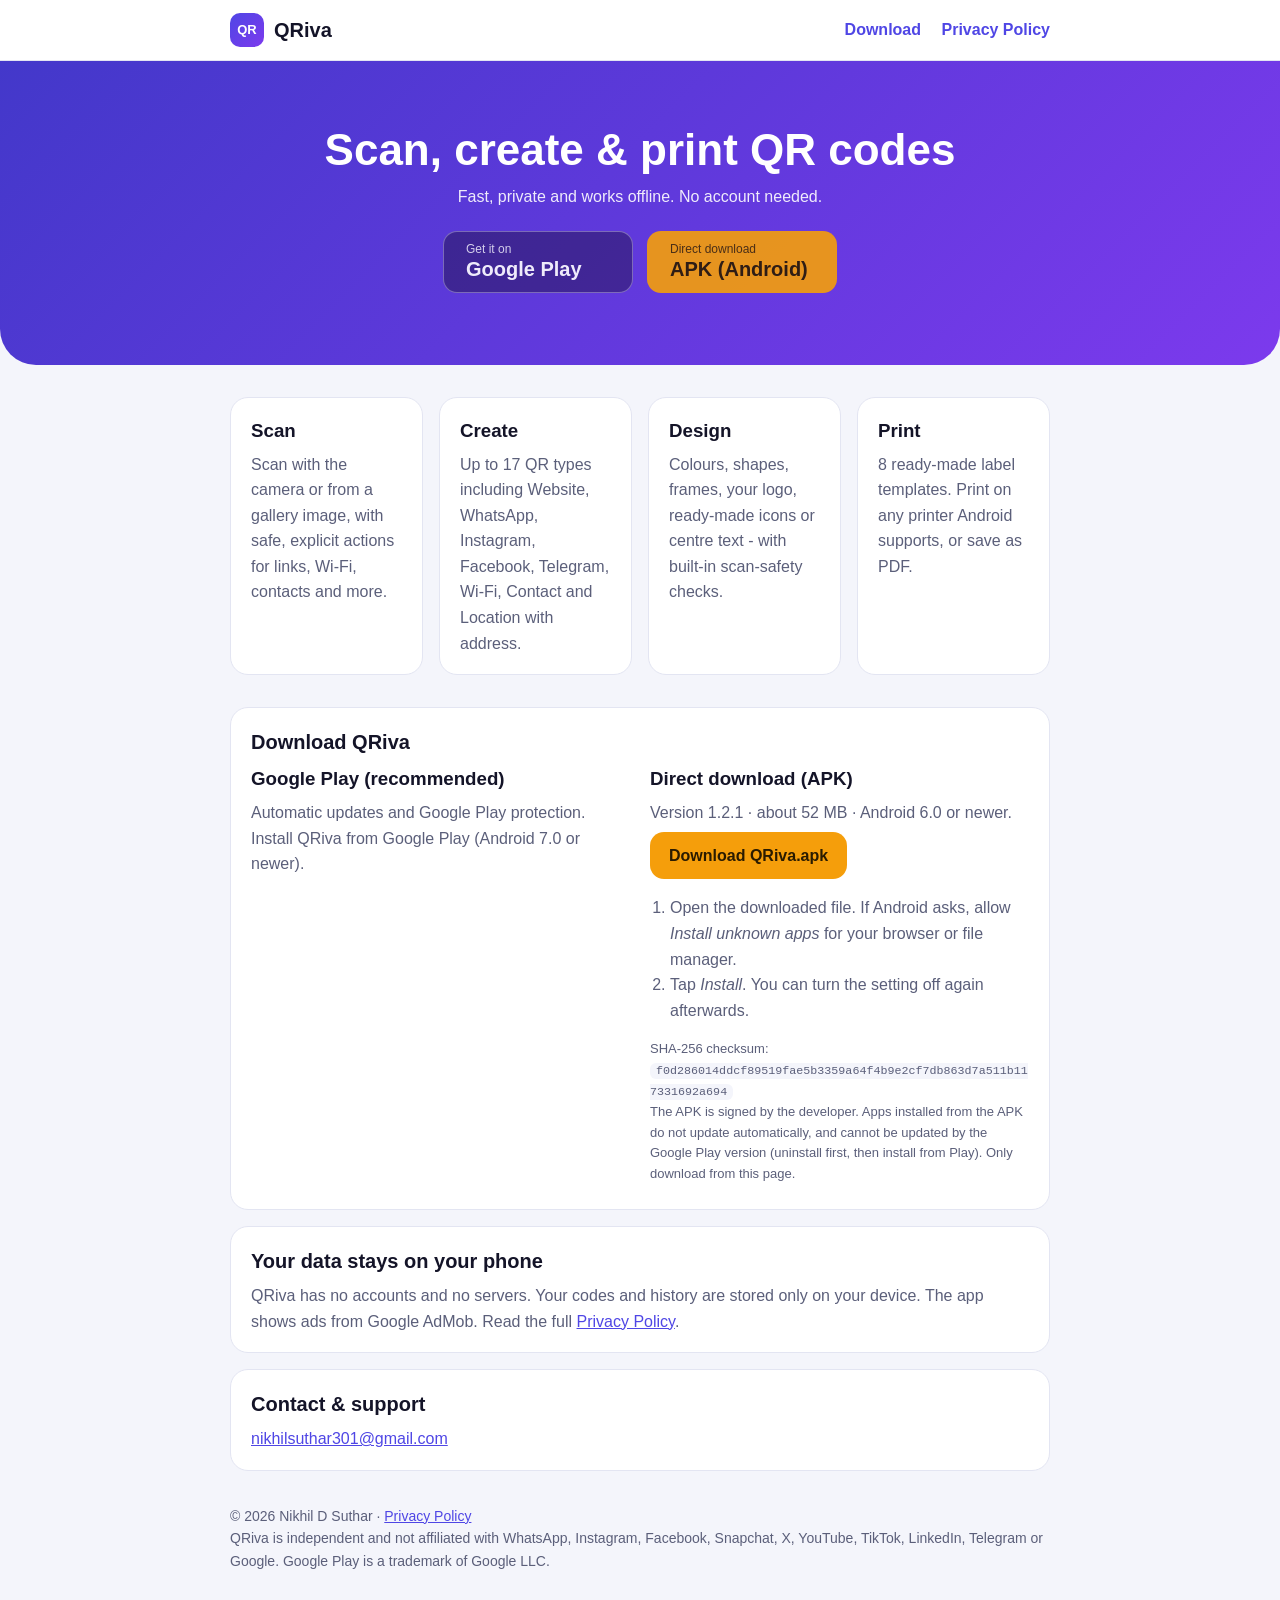
<file: index.html>
<!DOCTYPE html>
<html lang="en">
<head>
<meta charset="utf-8">
<meta name="viewport" content="width=device-width, initial-scale=1">
<title>QRiva - Scan, create and print QR codes</title>
<meta name="description" content="QRiva is a fast, private QR code scanner, creator and label printer for Android. Works offline. Download from Google Play or as an APK.">
<link rel="stylesheet" href="style.css">
</head>
<body>
<header class="top">
  <div class="wrap">
    <a class="brand" href="index.html"><span class="logo">QR</span> QRiva</a>
    <nav><a href="#download">Download</a> <a href="privacy-policy.html">Privacy Policy</a></nav>
  </div>
</header>

<section class="hero">
  <div class="wrap">
    <h1>Scan, create &amp; print QR codes</h1>
    <p>Fast, private and works offline. No account needed.</p>
    <p class="cta">
      <!-- GOOGLE PLAY BUTTON: after the app is live, remove the "disabled" class and
           the aria-disabled attribute, and keep the href below. -->
      <a class="btn play"
         href="https://play.google.com/store/apps/details?id=com.nikhilsuthar.qriva">
        <span class="small">Get it on</span><span class="big">Google Play</span>
      </a>
      <a class="btn apk" href="https://github.com/Nikilsuthar/qriva-privacy/releases/latest/download/QRiva.apk">
        <span class="small">Direct download</span><span class="big">APK (Android)</span>
      </a>
    </p>
  </div>
</section>

<main class="wrap">
  <section class="grid">
    <article><h3>Scan</h3><p>Scan with the camera or from a gallery image, with safe, explicit actions for links, Wi-Fi, contacts and more.</p></article>
    <article><h3>Create</h3><p>Up to 17 QR types including Website, WhatsApp, Instagram, Facebook, Telegram, Wi-Fi, Contact and Location with address.</p></article>
    <article><h3>Design</h3><p>Colours, shapes, frames, your logo, ready-made icons or centre text - with built-in scan-safety checks.</p></article>
    <article><h3>Print</h3><p>8 ready-made label templates. Print on any printer Android supports, or save as PDF.</p></article>
  </section>

  <section class="note" id="download">
    <h2>Download QRiva</h2>
    <div class="dl">
      <div>
        <h3>Google Play (recommended)</h3>
        <p>Automatic updates and Google Play protection. Install QRiva from Google Play (Android 7.0 or newer).</p>
      </div>
      <div>
        <h3>Direct download (APK)</h3>
        <p>Version 1.2.1 &middot; about 52 MB &middot; Android 6.0 or newer.</p>
        <p><a class="btn apk small-btn" href="https://github.com/Nikilsuthar/qriva-privacy/releases/latest/download/QRiva.apk">Download QRiva.apk</a></p>
        <ol>
          <li>Open the downloaded file. If Android asks, allow <em>Install unknown apps</em> for your browser or file manager.</li>
          <li>Tap <em>Install</em>. You can turn the setting off again afterwards.</li>
        </ol>
        <p class="fine">SHA-256 checksum: <code>f0d286014ddcf89519fae5b3359a64f4b9e2cf7db863d7a511b117331692a694</code><br>
        The APK is signed by the developer. Apps installed from the APK do not update automatically, and cannot be updated
        by the Google Play version (uninstall first, then install from Play). Only download from this page.</p>
      </div>
    </div>
  </section>

  <section class="note">
    <h2>Your data stays on your phone</h2>
    <p>QRiva has no accounts and no servers. Your codes and history are stored only on your device. The app shows ads from Google AdMob.
    Read the full <a href="privacy-policy.html">Privacy Policy</a>.</p>
  </section>

  <section class="note">
    <h2>Contact &amp; support</h2>
    <p><a href="mailto:nikhilsuthar301@gmail.com">nikhilsuthar301@gmail.com</a></p>
  </section>
</main>

<footer class="foot"><div class="wrap">&copy; 2026 Nikhil D Suthar &middot; <a href="privacy-policy.html">Privacy Policy</a><br>QRiva is independent and not affiliated with WhatsApp, Instagram, Facebook, Snapchat, X, YouTube, TikTok, LinkedIn, Telegram or Google. Google Play is a trademark of Google LLC.</div></footer>
</body>
</html>
</file>
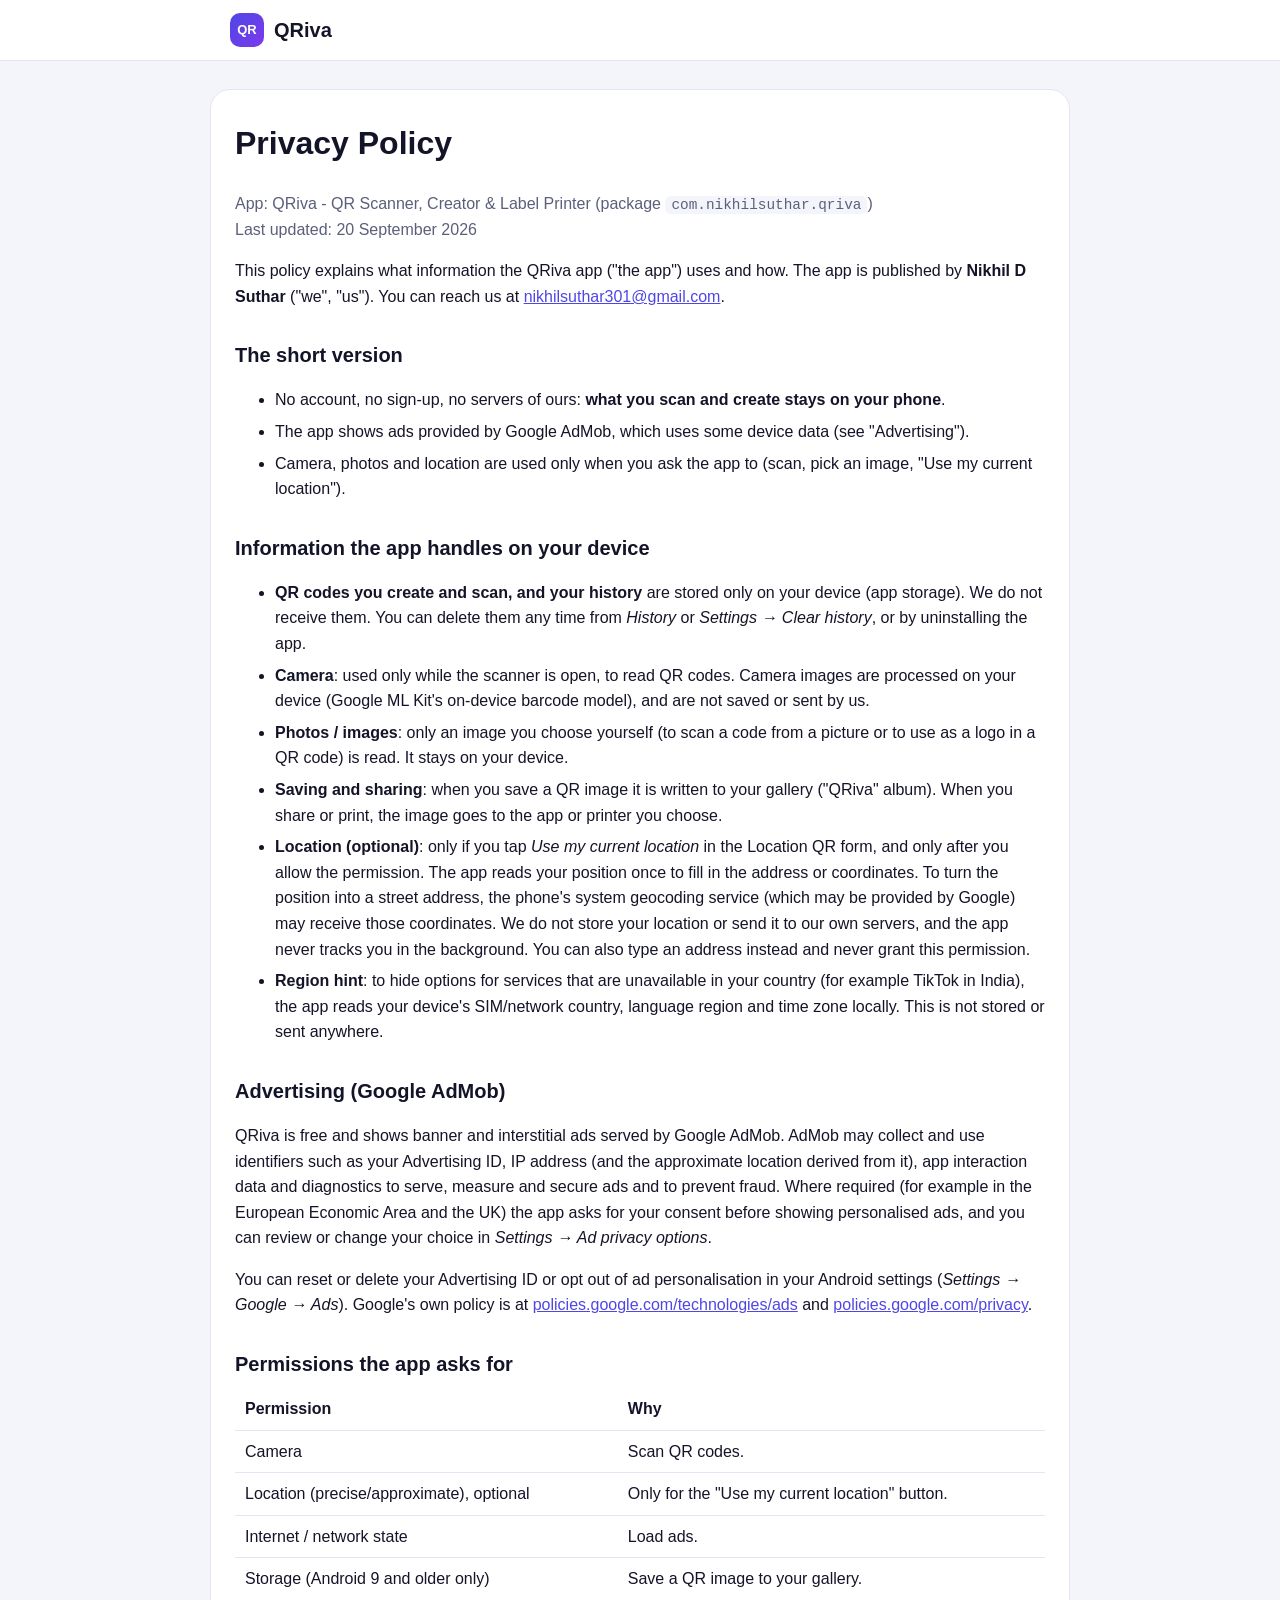
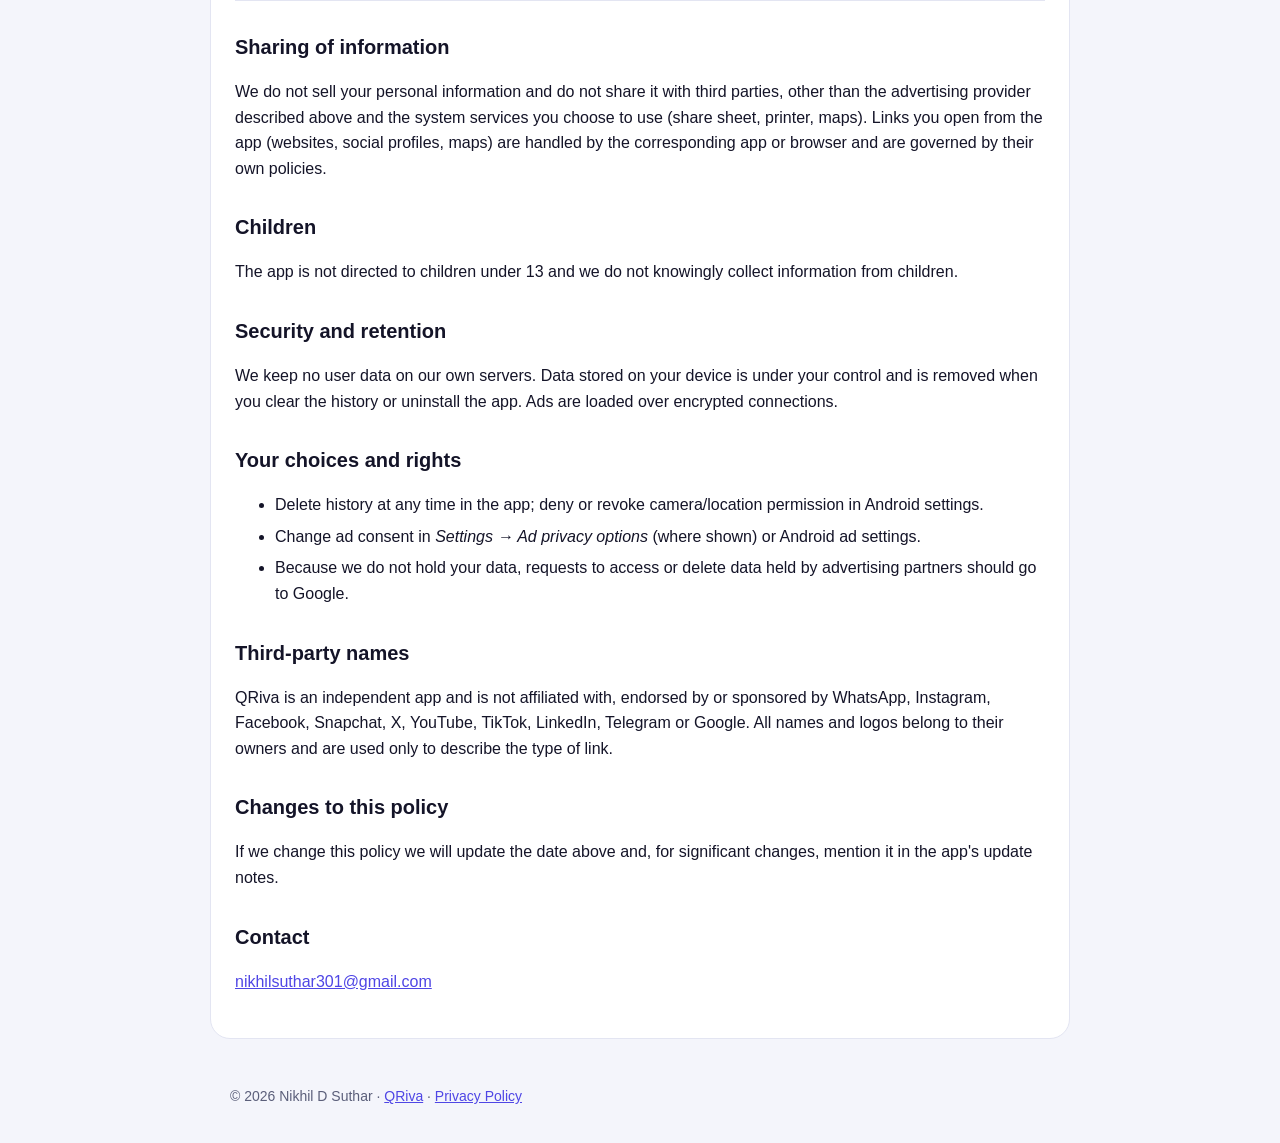
<file: privacy-policy.html>
<!DOCTYPE html>
<html lang="en">
<head>
<meta charset="utf-8">
<meta name="viewport" content="width=device-width, initial-scale=1">
<title>QRiva Privacy Policy</title>
<meta name="description" content="Privacy policy for the QRiva QR code scanner, creator and label printer Android app.">
<link rel="stylesheet" href="style.css">
</head>
<body>
<header class="top">
  <div class="wrap">
    <a class="brand" href="index.html"><span class="logo">QR</span> QRiva</a>
  </div>
</header>

<main class="wrap doc">
  <h1>Privacy Policy</h1>
  <p class="meta">App: QRiva - QR Scanner, Creator &amp; Label Printer (package <code>com.nikhilsuthar.qriva</code>)<br>
  Last updated: 20 September 2026</p>

  <p>This policy explains what information the QRiva app ("the app") uses and how. The app is
  published by <strong>Nikhil D Suthar</strong> ("we", "us"). You can reach us at
  <a href="mailto:nikhilsuthar301@gmail.com">nikhilsuthar301@gmail.com</a>.</p>

  <h2>The short version</h2>
  <ul>
    <li>No account, no sign-up, no servers of ours: <strong>what you scan and create stays on your phone</strong>.</li>
    <li>The app shows ads provided by Google AdMob, which uses some device data (see "Advertising").</li>
    <li>Camera, photos and location are used only when you ask the app to (scan, pick an image, "Use my current location").</li>
  </ul>

  <h2>Information the app handles on your device</h2>
  <ul>
    <li><strong>QR codes you create and scan, and your history</strong> are stored only on your device (app storage). We do not receive them. You can delete them any time from <em>History</em> or <em>Settings &rarr; Clear history</em>, or by uninstalling the app.</li>
    <li><strong>Camera</strong>: used only while the scanner is open, to read QR codes. Camera images are processed on your device (Google ML Kit's on-device barcode model), and are not saved or sent by us.</li>
    <li><strong>Photos / images</strong>: only an image you choose yourself (to scan a code from a picture or to use as a logo in a QR code) is read. It stays on your device.</li>
    <li><strong>Saving and sharing</strong>: when you save a QR image it is written to your gallery ("QRiva" album). When you share or print, the image goes to the app or printer you choose.</li>
    <li><strong>Location (optional)</strong>: only if you tap <em>Use my current location</em> in the Location QR form, and only after you allow the permission. The app reads your position once to fill in the address or coordinates. To turn the position into a street address, the phone's system geocoding service (which may be provided by Google) may receive those coordinates. We do not store your location or send it to our own servers, and the app never tracks you in the background. You can also type an address instead and never grant this permission.</li>
    <li><strong>Region hint</strong>: to hide options for services that are unavailable in your country (for example TikTok in India), the app reads your device's SIM/network country, language region and time zone locally. This is not stored or sent anywhere.</li>
  </ul>

  <h2>Advertising (Google AdMob)</h2>
  <p>QRiva is free and shows banner and interstitial ads served by Google AdMob. AdMob may collect and use
  identifiers such as your Advertising ID, IP address (and the approximate location derived from it),
  app interaction data and diagnostics to serve, measure and secure ads and to prevent fraud. Where required
  (for example in the European Economic Area and the UK) the app asks for your consent before showing personalised ads,
  and you can review or change your choice in <em>Settings &rarr; Ad privacy options</em>.</p>
  <p>You can reset or delete your Advertising ID or opt out of ad personalisation in your Android settings
  (<em>Settings &rarr; Google &rarr; Ads</em>). Google's own policy is at
  <a href="https://policies.google.com/technologies/ads" rel="noopener">policies.google.com/technologies/ads</a> and
  <a href="https://policies.google.com/privacy" rel="noopener">policies.google.com/privacy</a>.</p>

  <h2>Permissions the app asks for</h2>
  <table>
    <tr><th>Permission</th><th>Why</th></tr>
    <tr><td>Camera</td><td>Scan QR codes.</td></tr>
    <tr><td>Location (precise/approximate), optional</td><td>Only for the "Use my current location" button.</td></tr>
    <tr><td>Internet / network state</td><td>Load ads.</td></tr>
    <tr><td>Storage (Android 9 and older only)</td><td>Save a QR image to your gallery.</td></tr>
  </table>

  <h2>Sharing of information</h2>
  <p>We do not sell your personal information and do not share it with third parties, other than the
  advertising provider described above and the system services you choose to use (share sheet, printer, maps).
  Links you open from the app (websites, social profiles, maps) are handled by the corresponding app or browser
  and are governed by their own policies.</p>

  <h2>Children</h2>
  <p>The app is not directed to children under 13 and we do not knowingly collect information from children.</p>

  <h2>Security and retention</h2>
  <p>We keep no user data on our own servers. Data stored on your device is under your control and is removed
  when you clear the history or uninstall the app. Ads are loaded over encrypted connections.</p>

  <h2>Your choices and rights</h2>
  <ul>
    <li>Delete history at any time in the app; deny or revoke camera/location permission in Android settings.</li>
    <li>Change ad consent in <em>Settings &rarr; Ad privacy options</em> (where shown) or Android ad settings.</li>
    <li>Because we do not hold your data, requests to access or delete data held by advertising partners should go to Google.</li>
  </ul>

  <h2>Third-party names</h2>
  <p>QRiva is an independent app and is not affiliated with, endorsed by or sponsored by WhatsApp, Instagram,
  Facebook, Snapchat, X, YouTube, TikTok, LinkedIn, Telegram or Google. All names and logos belong to their owners
  and are used only to describe the type of link.</p>

  <h2>Changes to this policy</h2>
  <p>If we change this policy we will update the date above and, for significant changes, mention it in the app's update notes.</p>

  <h2>Contact</h2>
  <p><a href="mailto:nikhilsuthar301@gmail.com">nikhilsuthar301@gmail.com</a></p>
</main>

<footer class="foot"><div class="wrap">&copy; 2026 Nikhil D Suthar &middot; <a href="index.html">QRiva</a> &middot; <a href="privacy-policy.html">Privacy Policy</a></div></footer>
</body>
</html>
</file>
<file: style.css>
:root {
  --bg: #f4f5fb; --surface: #ffffff; --text: #141428; --muted: #5b5f7a;
  --primary: #4f46e5; --primary-2: #7c3aed; --line: #e3e5f2;
}
@media (prefers-color-scheme: dark) {
  :root { --bg: #0d1020; --surface: #171a33; --text: #eef0ff; --muted: #a3a8c8; --primary: #8b85ff; --line: #2a2e52; }
}
* { box-sizing: border-box; }
html { -webkit-text-size-adjust: 100%; }
body { margin: 0; background: var(--bg); color: var(--text);
  font: 16px/1.6 -apple-system, BlinkMacSystemFont, "Segoe UI", Roboto, Helvetica, Arial, sans-serif; }
.wrap { max-width: 860px; margin: 0 auto; padding: 0 20px; }
a { color: var(--primary); }
.top { background: var(--surface); border-bottom: 1px solid var(--line); }
.top .wrap { display: flex; align-items: center; justify-content: space-between; height: 60px; }
.brand { display: inline-flex; align-items: center; gap: 10px; font-weight: 700; font-size: 20px; color: var(--text); text-decoration: none; }
.logo { display: inline-grid; place-items: center; width: 34px; height: 34px; border-radius: 10px; color: #fff; font-size: 13px; font-weight: 800;
  background: linear-gradient(135deg, var(--primary), var(--primary-2)); }
nav a { text-decoration: none; font-weight: 600; }
.hero { color: #fff; text-align: center; padding: 64px 0 72px;
  background: linear-gradient(135deg, #4338ca, #7c3aed); border-radius: 0 0 36px 36px; }
.hero h1 { margin: 0 0 8px; font-size: clamp(28px, 6vw, 44px); line-height: 1.15; }
.hero p { margin: 0; opacity: .9; }
.cta { margin-top: 22px !important; }
.pill { display: inline-block; background: rgba(255,255,255,.18); border: 1px solid rgba(255,255,255,.35); padding: 8px 18px; border-radius: 999px; font-weight: 600; }
.grid { display: grid; gap: 16px; grid-template-columns: repeat(auto-fit, minmax(190px, 1fr)); margin: 32px 0; }
article, .note { background: var(--surface); border: 1px solid var(--line); border-radius: 18px; padding: 18px 20px; }
article h3 { margin: 0 0 6px; }
article p, .note p { margin: 0; color: var(--muted); }
.note { margin: 0 0 16px; } .note h2 { margin: 0 0 6px; font-size: 20px; }
.doc { background: var(--surface); border: 1px solid var(--line); border-radius: 20px; margin-top: 28px; margin-bottom: 28px; padding: 28px 24px; }
.doc h1 { margin-top: 0; }
.doc h2 { margin: 30px 0 8px; font-size: 20px; }
.doc .meta { color: var(--muted); }
.doc li { margin: 6px 0; }
code { background: var(--bg); padding: 1px 6px; border-radius: 6px; font-size: .9em; }
table { width: 100%; border-collapse: collapse; margin: 8px 0; }
th, td { text-align: left; padding: 8px 10px; border-bottom: 1px solid var(--line); vertical-align: top; }
.foot { color: var(--muted); font-size: 14px; padding: 18px 0 36px; }

/* Download buttons */
.cta { display: flex; gap: 14px; justify-content: center; flex-wrap: wrap; }
.btn { display: inline-flex; flex-direction: column; align-items: flex-start; justify-content: center; min-width: 190px; padding: 10px 22px;
  border-radius: 14px; text-decoration: none; color: #fff; border: 1px solid rgba(255,255,255,.35); background: rgba(0,0,0,.35); }
.btn .small { font-size: 12px; opacity: .85; line-height: 1.2; }
.btn .big { font-size: 20px; font-weight: 700; line-height: 1.25; }
.btn.apk { background: #f59e0b; color: #2a1b00; border-color: transparent; }
.btn.play.disabled { opacity: .7; cursor: not-allowed; pointer-events: none; }
.btn:focus-visible { outline: 3px solid #fff; outline-offset: 2px; }
.small-btn { display: inline-block; min-width: 0; padding: 10px 18px; font-weight: 700; background: var(--primary); color: #fff; }
.dl { display: grid; gap: 20px; grid-template-columns: repeat(auto-fit, minmax(260px, 1fr)); }
.dl h3 { margin: 0 0 6px; }
.dl p { color: var(--muted); margin: 6px 0; }
.dl ol { color: var(--muted); padding-left: 20px; }
.fine { font-size: 13px; overflow-wrap: anywhere; }
nav a + a { margin-left: 16px; }
</file>
